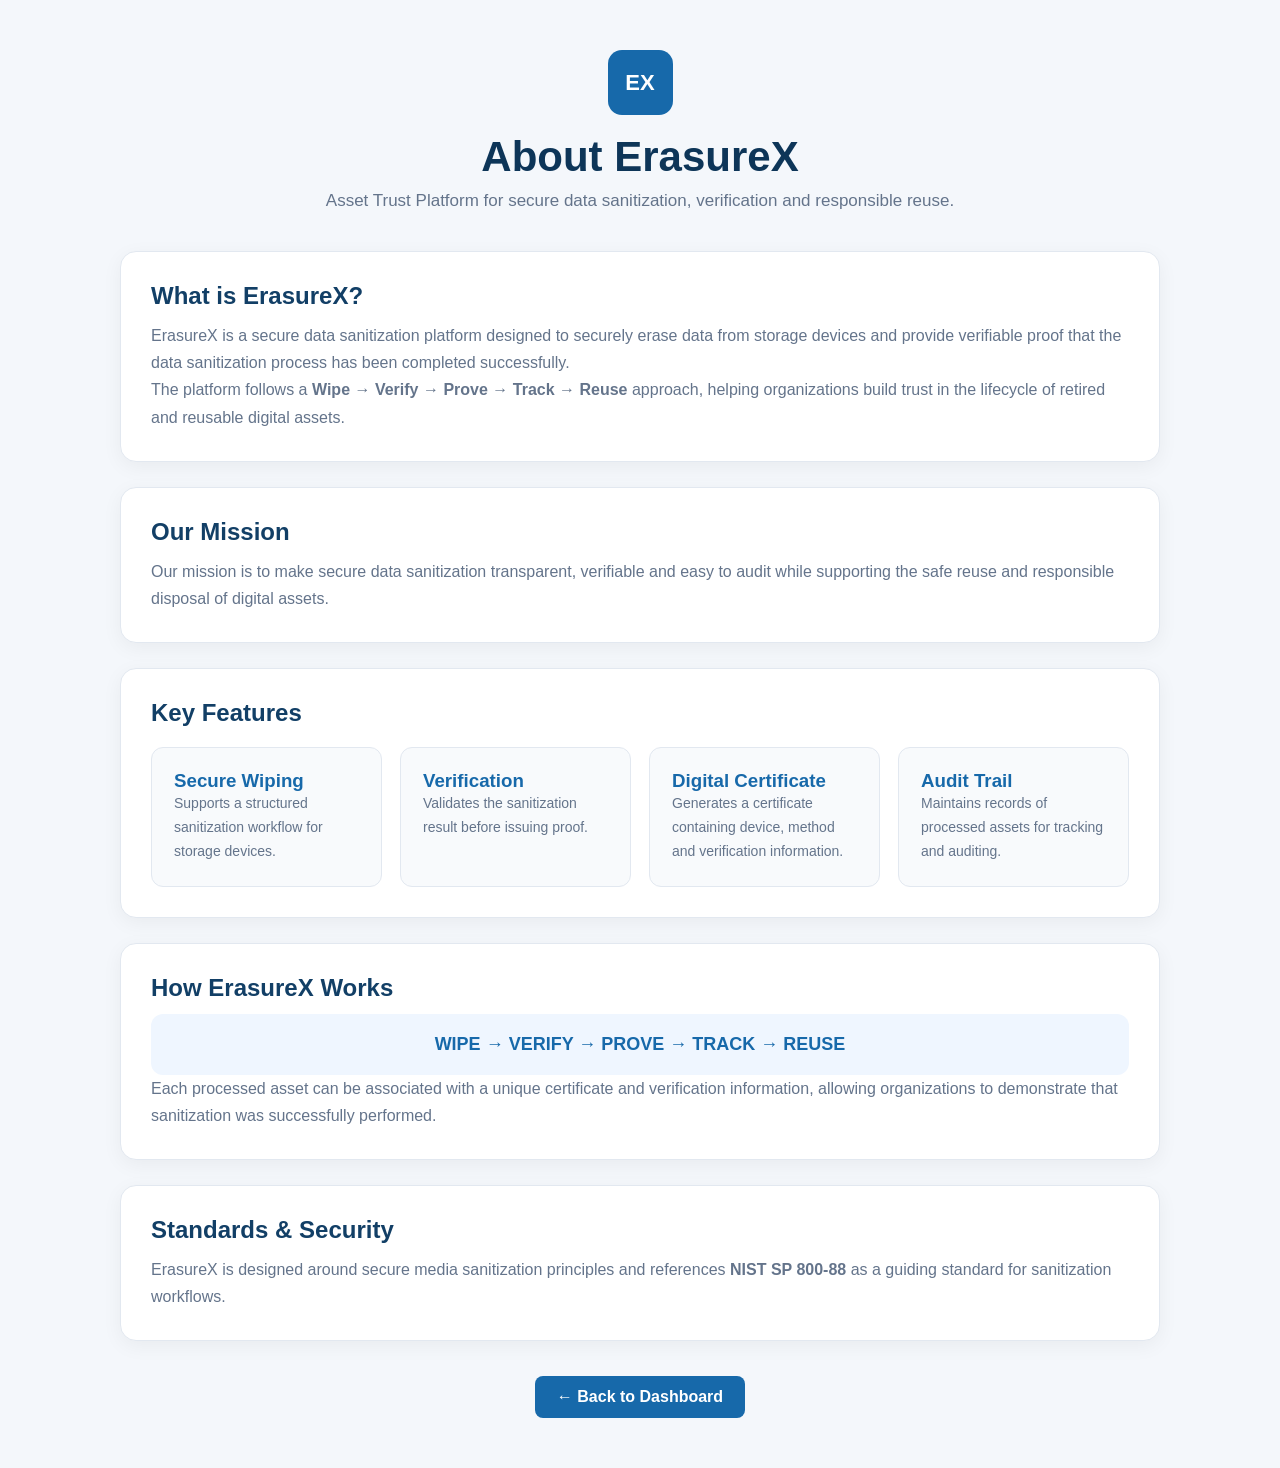
<file: about.html>
<!DOCTYPE html>
<html lang="en">
<head>
    <meta charset="UTF-8">
    <meta name="viewport" content="width=device-width, initial-scale=1.0">

    <title>About Us - ErasureX</title>

    <link rel="stylesheet" href="css/styles.css">

    <style>
        body {
            margin: 0;
            background: #f4f7fb;
            font-family: Arial, sans-serif;
            color: #17395c;
        }

        .about-page {
            max-width: 1100px;
            margin: 0 auto;
            padding: 50px 30px;
        }

        .about-header {
            text-align: center;
            margin-bottom: 40px;
        }

        .about-header h1 {
            font-size: 42px;
            margin-bottom: 10px;
            color: #0d3558;
        }

        .about-header p {
            color: #64748b;
            font-size: 17px;
        }

        .logo {
            width: 65px;
            height: 65px;
            margin: 0 auto 18px;
            display: flex;
            align-items: center;
            justify-content: center;
            background: #1769aa;
            color: white;
            border-radius: 14px;
            font-size: 22px;
            font-weight: bold;
        }

        .card {
            background: white;
            border-radius: 16px;
            padding: 30px;
            margin-bottom: 25px;
            border: 1px solid #e2e8f0;
            box-shadow: 0 5px 20px rgba(0, 0, 0, 0.05);
        }

        .card h2 {
            color: #123f66;
            margin-top: 0;
            margin-bottom: 12px;
        }

        .card p {
            color: #64748b;
            line-height: 1.7;
        }

        .features {
            display: grid;
            grid-template-columns: repeat(4, 1fr);
            gap: 18px;
            margin-top: 20px;
        }

        .feature {
            background: #f8fafc;
            padding: 22px;
            border-radius: 12px;
            border: 1px solid #e2e8f0;
        }

        .feature h3 {
            color: #1769aa;
            margin-top: 0;
        }

        .feature p {
            font-size: 14px;
        }

        .process {
            text-align: center;
            font-size: 18px;
            font-weight: bold;
            color: #1769aa;
            padding: 20px;
            background: #eff6ff;
            border-radius: 12px;
        }

        .back-btn {
            display: inline-block;
            margin-top: 10px;
            padding: 12px 22px;
            background: #1769aa;
            color: white;
            text-decoration: none;
            border-radius: 8px;
            font-weight: bold;
        }

        .back-btn:hover {
            background: #0f4f82;
        }

        @media (max-width: 800px) {
            .features {
                grid-template-columns: repeat(2, 1fr);
            }
        }

        @media (max-width: 500px) {
            .features {
                grid-template-columns: 1fr;
            }

            .about-header h1 {
                font-size: 32px;
            }
        }
    </style>
</head>

<body>

<div class="about-page">

    <div class="about-header">

        <div class="logo">
            EX
        </div>

        <h1>About ErasureX</h1>

        <p>
            Asset Trust Platform for secure data sanitization,
            verification and responsible reuse.
        </p>

    </div>


    <div class="card">

        <h2>What is ErasureX?</h2>

        <p>
            ErasureX is a secure data sanitization platform designed
            to securely erase data from storage devices and provide
            verifiable proof that the data sanitization process has
            been completed successfully.
        </p>

        <p>
            The platform follows a
            <strong>Wipe → Verify → Prove → Track → Reuse</strong>
            approach, helping organizations build trust in the
            lifecycle of retired and reusable digital assets.
        </p>

    </div>


    <div class="card">

        <h2>Our Mission</h2>

        <p>
            Our mission is to make secure data sanitization
            transparent, verifiable and easy to audit while supporting
            the safe reuse and responsible disposal of digital assets.
        </p>

    </div>


    <div class="card">

        <h2>Key Features</h2>

        <div class="features">

            <div class="feature">
                <h3>Secure Wiping</h3>
                <p>
                    Supports a structured sanitization workflow
                    for storage devices.
                </p>
            </div>

            <div class="feature">
                <h3>Verification</h3>
                <p>
                    Validates the sanitization result before
                    issuing proof.
                </p>
            </div>

            <div class="feature">
                <h3>Digital Certificate</h3>
                <p>
                    Generates a certificate containing device,
                    method and verification information.
                </p>
            </div>

            <div class="feature">
                <h3>Audit Trail</h3>
                <p>
                    Maintains records of processed assets for
                    tracking and auditing.
                </p>
            </div>

        </div>

    </div>


    <div class="card">

        <h2>How ErasureX Works</h2>

        <div class="process">
            WIPE → VERIFY → PROVE → TRACK → REUSE
        </div>

        <p>
            Each processed asset can be associated with a unique
            certificate and verification information, allowing
            organizations to demonstrate that sanitization was
            successfully performed.
        </p>

    </div>


    <div class="card">

        <h2>Standards & Security</h2>

        <p>
            ErasureX is designed around secure media sanitization
            principles and references
            <strong>NIST SP 800-88</strong> as a guiding standard
            for sanitization workflows.
        </p>

    </div>


    <div style="text-align:center;">
        <a href="index.html" class="back-btn">
            ← Back to Dashboard
        </a>
    </div>

</div>

</body>
</html>
</file>
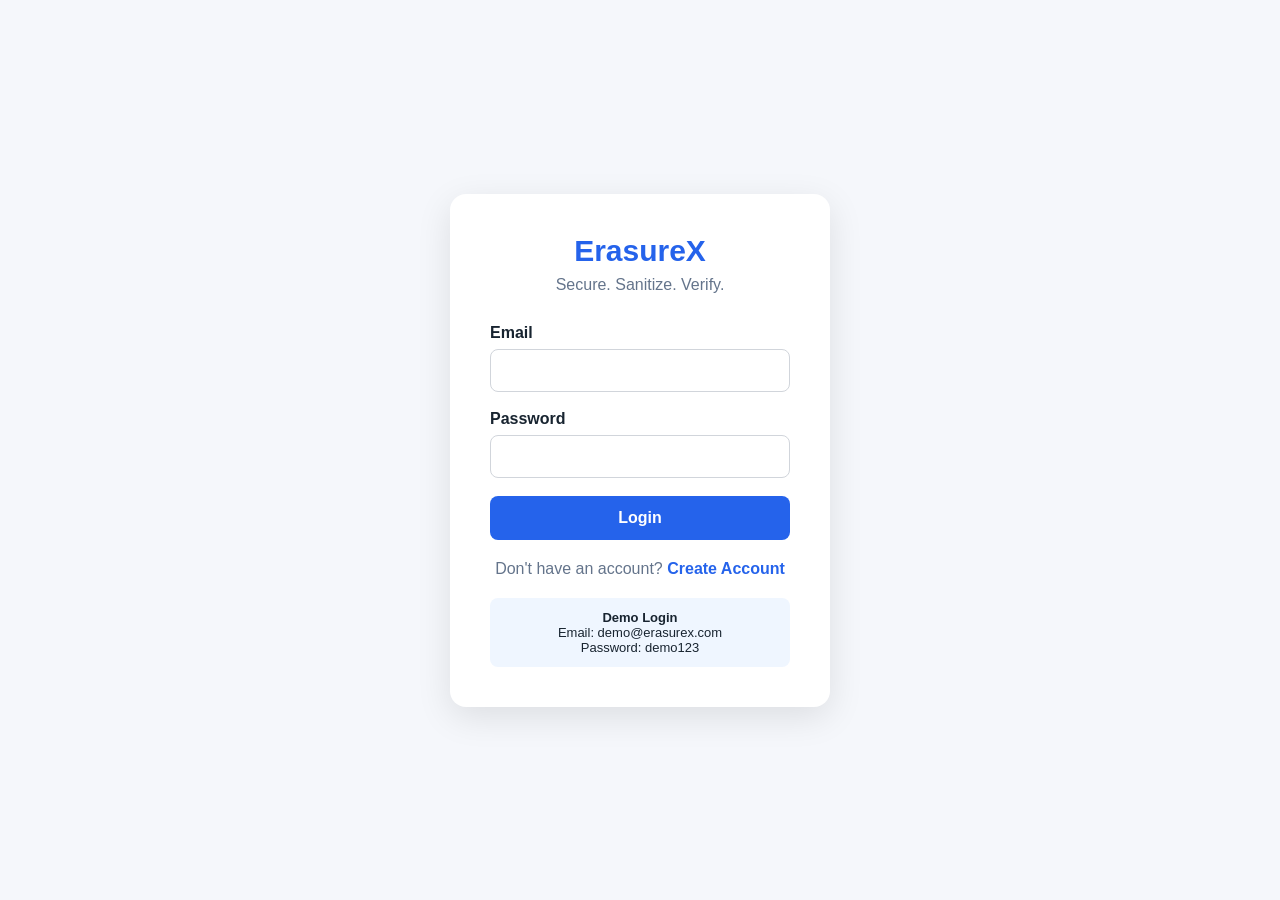
<file: login.html>
<!DOCTYPE html>
<html lang="en">
<head>
    <meta charset="UTF-8">
    <meta name="viewport" content="width=device-width, initial-scale=1.0">
    <title>Login - ErasureX</title>
    <link rel="stylesheet" href="css/styles.css">

    <style>
        body {
            margin: 0;
            min-height: 100vh;
            display: flex;
            align-items: center;
            justify-content: center;
            background: #f5f7fb;
            font-family: Arial, sans-serif;
        }

        .auth-container {
            width: 380px;
            background: white;
            padding: 40px;
            border-radius: 16px;
            box-shadow: 0 10px 35px rgba(0,0,0,0.1);
        }

        .logo {
            text-align: center;
            font-size: 30px;
            font-weight: bold;
            color: #2563eb;
            margin-bottom: 8px;
        }

        .subtitle {
            text-align: center;
            color: #64748b;
            margin-bottom: 30px;
        }

        .form-group {
            margin-bottom: 18px;
        }

        label {
            display: block;
            margin-bottom: 7px;
            font-weight: 600;
        }

        input {
            width: 100%;
            box-sizing: border-box;
            padding: 12px;
            border: 1px solid #d1d5db;
            border-radius: 8px;
            font-size: 15px;
        }

        .login-btn {
            width: 100%;
            padding: 13px;
            border: none;
            border-radius: 8px;
            background: #2563eb;
            color: white;
            font-size: 16px;
            font-weight: bold;
            cursor: pointer;
        }

        .login-btn:hover {
            background: #1d4ed8;
        }

        .register-link {
            text-align: center;
            margin-top: 20px;
            color: #64748b;
        }

        .register-link a {
            color: #2563eb;
            text-decoration: none;
            font-weight: bold;
        }

        .demo {
            margin-top: 20px;
            padding: 12px;
            background: #eff6ff;
            border-radius: 8px;
            font-size: 13px;
            text-align: center;
        }

        #error {
            color: #dc2626;
            text-align: center;
            margin-bottom: 15px;
        }
    </style>
</head>

<body>

<div class="auth-container">

    <div class="logo">ErasureX</div>
    <div class="subtitle">Secure. Sanitize. Verify.</div>

    <div id="error"></div>

    <form id="loginForm">

        <div class="form-group">
            <label>Email</label>
            <input type="email" id="email" required>
        </div>

        <div class="form-group">
            <label>Password</label>
            <input type="password" id="password" required>
        </div>

        <button type="submit" class="login-btn">
            Login
        </button>

    </form>

    <div class="register-link">
        Don't have an account?
        <a href="register.html">Create Account</a>
    </div>

    <div class="demo">
        <strong>Demo Login</strong><br>
        Email: demo@erasurex.com<br>
        Password: demo123
    </div>

</div>

<script>
document.getElementById("loginForm").addEventListener("submit", function(e) {

    e.preventDefault();

    const email = document.getElementById("email").value;
    const password = document.getElementById("password").value;

    const registeredUser = JSON.parse(
        localStorage.getItem("erasurexUser")
    );

    const validDemo =
        email === "demo@erasurex.com" &&
        password === "demo123";

    const validRegistered =
        registeredUser &&
        registeredUser.email === email &&
        registeredUser.password === password;

    if (validDemo || validRegistered) {

        localStorage.setItem("erasurexLoggedIn", "true");

        localStorage.setItem(
            "erasurexCurrentUser",
            email
        );

       window.location.href = "index.html";

    } else {

        document.getElementById("error").textContent =
            "Invalid email or password.";

    }

});
</script>

</body>
</html>
</file>
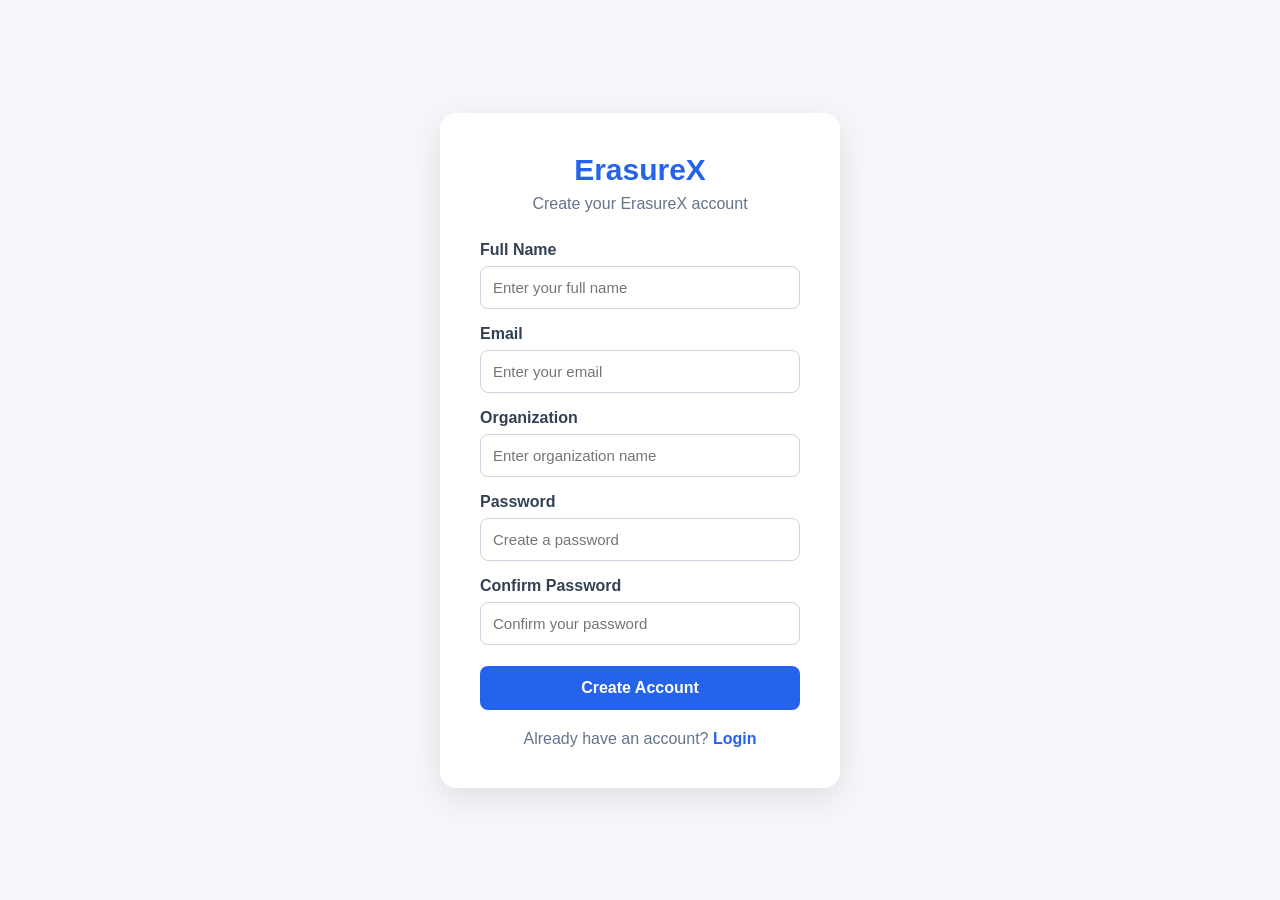
<file: register.html>
<!DOCTYPE html>
<html lang="en">
<head>
    <meta charset="UTF-8">
    <meta name="viewport" content="width=device-width, initial-scale=1.0">

    <title>Register - ErasureX</title>

    <link rel="stylesheet" href="css/styles.css">

    <style>
        body {
            margin: 0;
            min-height: 100vh;
            display: flex;
            justify-content: center;
            align-items: center;
            background: #f5f7fb;
            font-family: Arial, sans-serif;
        }

        .register-container {
            width: 400px;
            background: white;
            padding: 40px;
            border-radius: 16px;
            box-shadow: 0 10px 35px rgba(0, 0, 0, 0.1);
        }

        .logo {
            text-align: center;
            font-size: 30px;
            font-weight: bold;
            color: #2563eb;
            margin-bottom: 8px;
        }

        .subtitle {
            text-align: center;
            color: #64748b;
            margin-bottom: 28px;
        }

        .form-group {
            margin-bottom: 16px;
        }

        label {
            display: block;
            margin-bottom: 7px;
            font-weight: 600;
            color: #334155;
        }

        input {
            width: 100%;
            box-sizing: border-box;
            padding: 12px;
            border: 1px solid #cbd5e1;
            border-radius: 8px;
            font-size: 15px;
            outline: none;
        }

        input:focus {
            border-color: #2563eb;
        }

        .register-btn {
            width: 100%;
            padding: 13px;
            border: none;
            border-radius: 8px;
            background: #2563eb;
            color: white;
            font-size: 16px;
            font-weight: bold;
            cursor: pointer;
            margin-top: 5px;
        }

        .register-btn:hover {
            background: #1d4ed8;
        }

        .login-link {
            text-align: center;
            margin-top: 20px;
            color: #64748b;
        }

        .login-link a {
            color: #2563eb;
            text-decoration: none;
            font-weight: bold;
        }

        #message {
            text-align: center;
            margin-bottom: 15px;
            font-size: 14px;
        }
    </style>
</head>

<body>

<div class="register-container">

    <div class="logo">ErasureX</div>

    <div class="subtitle">
        Create your ErasureX account
    </div>

    <div id="message"></div>

    <form id="registerForm">

        <div class="form-group">
            <label for="name">Full Name</label>
            <input
                type="text"
                id="name"
                placeholder="Enter your full name"
                required
            >
        </div>

        <div class="form-group">
            <label for="email">Email</label>
            <input
                type="email"
                id="email"
                placeholder="Enter your email"
                required
            >
        </div>

        <div class="form-group">
            <label for="organization">Organization</label>
            <input
                type="text"
                id="organization"
                placeholder="Enter organization name"
                required
            >
        </div>

        <div class="form-group">
            <label for="password">Password</label>
            <input
                type="password"
                id="password"
                placeholder="Create a password"
                required
            >
        </div>

        <div class="form-group">
            <label for="confirmPassword">Confirm Password</label>
            <input
                type="password"
                id="confirmPassword"
                placeholder="Confirm your password"
                required
            >
        </div>

        <button type="submit" class="register-btn">
            Create Account
        </button>

    </form>

    <div class="login-link">
        Already have an account?
        <a href="login.html">Login</a>
    </div>

</div>


<script>

document.getElementById("registerForm").addEventListener("submit", function(event) {

    event.preventDefault();

    const name = document.getElementById("name").value.trim();
    const email = document.getElementById("email").value.trim();
    const organization = document.getElementById("organization").value.trim();
    const password = document.getElementById("password").value;
    const confirmPassword = document.getElementById("confirmPassword").value;

    const message = document.getElementById("message");


    // Check password
    if (password !== confirmPassword) {

        message.style.color = "red";
        message.textContent = "Passwords do not match.";

        return;
    }


    // Check if user already exists
    const existingUser = localStorage.getItem("erasurexUser");

    if (existingUser) {

        const user = JSON.parse(existingUser);

        if (user.email === email) {

            message.style.color = "red";
            message.textContent = "An account with this email already exists.";

            return;
        }
    }


    // Create user
    const newUser = {
        name: name,
        email: email,
        organization: organization,
        password: password
    };


    // Store user in browser
    localStorage.setItem(
        "erasurexUser",
        JSON.stringify(newUser)
    );


    // Success message
    message.style.color = "green";
    message.textContent =
        "Account created successfully! Redirecting to login...";


    // Go to login
    setTimeout(function() {

        window.location.href = "login.html";

    }, 1500);

});

</script>

</body>
</html>
</file>
<file: css/styles.css>
:root{
  --blue:#0C447C; --blue-line:#2E7BC7; --blue-deep:#083257; --blue-fill:#EEF6FE;
  --green:#1F5C11; --green-line:#4CA22C; --green-fill:#F0FAEC;
  --red:#8A1F1F; --red-line:#D34A4A; --red-fill:#FDEEEE;
  --amber:#7A4A05; --amber-line:#E0A22B; --amber-fill:#FDF4E3;
  --ink:#182430; --sub:#5B6B7A; --line:#E2E8EF; --bg:#F4F7FB;
  --sidebar:#0B2540; --sidebar-2:#0F3157;
}
*{box-sizing:border-box; margin:0; padding:0;}
body{
  font-family:'Segoe UI',-apple-system,Roboto,Helvetica,Arial,sans-serif;
  background:var(--bg); color:var(--ink);
}
button{font-family:inherit; cursor:pointer;}
input{font-family:inherit;}
.hidden{display:none !important;}

.app{display:flex; min-height:100vh;}

/* SIDEBAR */
.sidebar{
  width:250px; flex:none; background:linear-gradient(180deg,var(--sidebar),var(--sidebar-2));
  color:#fff; padding:24px 18px; display:flex; flex-direction:column;
}
.brand{display:flex; align-items:center; gap:12px; margin-bottom:32px;}
.brand-mark{
  width:40px; height:40px; border-radius:10px; background:linear-gradient(135deg,#2E7BC7,#0C447C);
  display:flex; align-items:center; justify-content:center; font-weight:800; font-size:14px;
  box-shadow:0 0 18px rgba(46,123,199,.5);
}
.brand-name{font-weight:800; font-size:16px; letter-spacing:.5px;}
.brand-sub{font-size:11px; color:#9FB6CE;}

.nav{display:flex; flex-direction:column; gap:4px; flex:1;}
.nav-item{
  display:flex; align-items:center; gap:10px; background:none; border:none; color:#C4D5E6;
  padding:11px 12px; border-radius:9px; font-size:13.5px; font-weight:600; text-align:left;
}
.nav-item:hover{background:rgba(255,255,255,.06); color:#fff;}
.nav-item.active{background:rgba(46,123,199,.25); color:#fff; box-shadow:inset 0 0 0 1px rgba(46,123,199,.5);}

.sidebar-footer{border-top:1px solid rgba(255,255,255,.1); padding-top:16px; margin-top:16px;}
.tagline{font-size:10.5px; font-weight:700; letter-spacing:.6px; color:#8FB2D8; line-height:1.6;}
.offline-badge{
  display:flex; align-items:center; gap:6px; font-size:10.5px; color:#8FE0A0; margin-top:12px; font-weight:600;
}
.pulse-dot{width:7px; height:7px; border-radius:50%; background:#4CA22C; box-shadow:0 0 8px #4CA22C; animation:pulse 1.6s infinite;}
@keyframes pulse{0%,100%{opacity:1;} 50%{opacity:.3;}}

/* MAIN */
.main{flex:1; padding:32px 40px; max-width:1200px;}
.view{display:none;}
.view.active{display:block; animation:fadein .25s ease;}
@keyframes fadein{from{opacity:0; transform:translateY(4px);} to{opacity:1; transform:none;}}

.topbar{display:flex; align-items:flex-start; justify-content:space-between; margin-bottom:24px; gap:16px; flex-wrap:wrap;}
.topbar h1{font-size:24px; font-weight:800; color:var(--blue-deep);}
.muted{color:var(--sub); font-size:13px; margin-top:4px;}
.muted.small{font-size:12px;}

.btn{border-radius:9px; padding:10px 18px; font-size:13px; font-weight:700; border:1px solid var(--line); background:#fff; color:var(--ink);}
.btn.primary{background:linear-gradient(180deg,#2E7BC7,#0C447C); color:#fff; border:none; box-shadow:0 0 16px rgba(46,123,199,.35);}
.btn.ghost{background:#fff; color:var(--blue-deep); border:1px solid var(--blue-line);}
.btn.full{width:100%; margin-top:14px;}
.btn-row{display:flex; gap:10px;}

/* CARDS */
.cards{display:grid; grid-template-columns:repeat(4,1fr); gap:16px; margin-bottom:24px;}
.stat-card{background:#fff; border:1px solid var(--line); border-radius:14px; padding:18px; box-shadow:0 2px 10px -6px rgba(12,68,124,.15);}
.stat-label{font-size:11.5px; font-weight:700; color:var(--sub); text-transform:uppercase; letter-spacing:.4px;}
.stat-value{font-size:30px; font-weight:800; color:var(--blue-deep); margin:6px 0 4px;}
.stat-trend{font-size:11px; color:var(--sub);}
.stat-card.pass .stat-value{color:var(--green);}
.stat-card.fail .stat-value{color:var(--red);}

.grid-2{display:grid; grid-template-columns:1.2fr 1fr; gap:16px;}
.panel{background:#fff; border:1px solid var(--line); border-radius:14px; padding:20px; box-shadow:0 2px 10px -6px rgba(12,68,124,.10);}
.panel h3{font-size:14px; font-weight:800; color:var(--blue-deep); margin-bottom:14px;}

.activity-list{display:flex; flex-direction:column; gap:10px; max-height:260px; overflow:auto;}
.activity-row{display:flex; align-items:center; justify-content:space-between; padding:10px 12px; border:1px solid var(--line); border-radius:10px; font-size:12.5px;}
.activity-row .a-dev{font-weight:700;}
.activity-row .a-meta{color:var(--sub); font-size:11px;}
.badge{padding:3px 9px; border-radius:999px; font-size:10.5px; font-weight:800; letter-spacing:.3px;}
.badge.pass{background:var(--green-fill); color:var(--green); border:1px solid var(--green-line);}
.badge.fail{background:var(--red-fill); color:var(--red); border:1px solid var(--red-line);}

/* EMPTY / LOADING */
.empty-state{text-align:center; padding:60px 20px; color:var(--sub);}
.empty-icon{opacity:.5; margin-bottom:10px; display:flex; justify-content:center;}
.spinner{width:34px; height:34px; border-radius:50%; border:3px solid var(--line); border-top-color:var(--blue-line); margin:0 auto 14px; animation:spin 0.9s linear infinite;}
@keyframes spin{to{transform:rotate(360deg);}}

/* DEVICE GRID */
.device-grid{display:grid; grid-template-columns:repeat(auto-fill,minmax(260px,1fr)); gap:16px;}
.device-card{
  background:#fff; border:1px solid var(--line); border-radius:14px; padding:18px; cursor:pointer;
  transition:.15s; box-shadow:0 2px 10px -6px rgba(12,68,124,.12);
}
.device-card:hover{border-color:var(--blue-line); box-shadow:0 0 18px rgba(46,123,199,.18); transform:translateY(-2px);}
.device-card .d-top{display:flex; align-items:center; gap:12px; margin-bottom:12px;}
.device-icon{
  width:42px; height:42px; border-radius:10px; background:var(--blue-fill); display:flex;
  align-items:center; justify-content:center; color:var(--blue-line); flex:none;
}
.device-card .d-name{font-weight:800; font-size:14px;}
.device-card .d-type{font-size:11px; color:var(--sub);}
.device-meta{display:flex; flex-wrap:wrap; gap:6px; margin-top:4px;}
.device-meta span{background:#F5F8FB; border:1px solid var(--line); border-radius:6px; padding:3px 8px; font-size:10.5px; font-weight:600; color:var(--sub);}

/* DEVICE PROFILE */
.profile-row{display:flex; justify-content:space-between; padding:9px 0; border-bottom:1px dashed var(--line); font-size:12.5px;}
.profile-row:last-child{border-bottom:none;}
.profile-row .k{color:var(--sub); font-weight:600;}
.profile-row .v{font-weight:700;}

.method-card{background:var(--blue-fill); border:1px solid var(--blue-line); border-radius:12px; padding:16px; margin-bottom:6px;}
.method-card .m-name{font-weight:800; color:var(--blue-deep); font-size:14px; margin-bottom:6px;}
.method-card .m-desc{font-size:12px; color:var(--sub); line-height:1.6;}
.method-card ul{margin:10px 0 0 16px; font-size:12px; color:var(--ink); line-height:1.7;}

/* WIPE PROGRESS */
.progress-head{display:flex; justify-content:space-between; font-size:13px; font-weight:700; margin-bottom:10px;}
.progress-track{height:12px; border-radius:999px; background:#EDF2F7; overflow:hidden; margin-bottom:18px;}
.progress-fill{height:100%; width:0%; background:linear-gradient(90deg,#2E7BC7,#0C447C); box-shadow:0 0 12px rgba(46,123,199,.5); transition:width .25s;}
.console{
  background:#0B1220; color:#8FE0A0; font-family:'Consolas','Courier New',monospace; font-size:12px;
  border-radius:10px; padding:16px; height:220px; overflow-y:auto; line-height:1.8;
}
.console .line{opacity:0; animation:appear .3s forwards;}
.console .line.warn{color:#E0A22B;}
@keyframes appear{to{opacity:1;}}

/* RESULT */
.result-panel{text-align:center; padding:50px 20px;}
.result-icon{width:76px; height:76px; border-radius:50%; margin:0 auto 18px; display:flex; align-items:center; justify-content:center;}
.result-icon.pass{background:var(--green-fill); color:var(--green); box-shadow:0 0 30px rgba(76,162,44,.35);}
.result-icon.fail{background:var(--red-fill); color:var(--red); box-shadow:0 0 30px rgba(211,74,74,.35);}
.result-title{font-size:20px; font-weight:800; margin-bottom:6px;}
.result-title.pass{color:var(--green);}
.result-title.fail{color:var(--red);}
.result-sub{color:var(--sub); font-size:13px; margin-bottom:22px;}
.no-proof-tag{
  display:inline-block; background:linear-gradient(90deg,var(--red-line),#B23A3A); color:#fff; font-weight:800;
  font-size:12px; padding:8px 16px; border-radius:8px; letter-spacing:.4px; margin-bottom:16px;
}

/* CERTIFICATE */
.certificate{
  max-width:760px; margin:0 auto; background:#fff; border:1.5px solid var(--blue-line); border-radius:18px;
  padding:34px 40px; box-shadow:0 0 40px rgba(46,123,199,.15);
}
.cert-head{text-align:center; border-bottom:2px solid var(--blue-fill); padding-bottom:18px; margin-bottom:20px;}
.cert-head .cx-title{font-size:26px; font-weight:800; color:var(--blue-deep); letter-spacing:2px;}
.cert-head .cx-sub{font-size:12px; color:var(--sub); margin-top:4px; font-weight:600;}
.cert-body{display:grid; grid-template-columns:1fr 160px; gap:24px;}
.cert-field{display:flex; justify-content:space-between; padding:8px 0; border-bottom:1px dashed var(--line); font-size:12.5px;}
.cert-field .k{color:var(--sub); font-weight:600;}
.cert-field .v{font-weight:800; text-align:right;}
.cert-hash{font-family:monospace; font-size:10.5px; word-break:break-all; color:var(--blue-deep);}
.cert-qr{display:flex; flex-direction:column; align-items:center; gap:8px;}
.cert-qr canvas{border:1px solid var(--line); border-radius:8px;}
.cert-qr .qr-label{font-size:10px; color:var(--sub); text-align:center; font-weight:700;}
.cert-status{text-align:center; margin-top:20px; padding:12px; border-radius:10px; font-weight:800; font-size:13px; letter-spacing:.5px;}
.cert-status.pass{background:var(--green-fill); color:var(--green); border:1px solid var(--green-line);}

/* TABLE */
.table{width:100%; border-collapse:collapse; font-size:12.5px;}
.table th{text-align:left; padding:10px 12px; color:var(--sub); font-weight:700; border-bottom:2px solid var(--line); font-size:11px; text-transform:uppercase; letter-spacing:.3px;}
.table td{padding:11px 12px; border-bottom:1px solid var(--line);}
.table tr:hover td{background:#FAFBFC;}
.link-btn{background:none; border:none; color:var(--blue-line); font-weight:700; font-size:12px; cursor:pointer;}

/* VERIFY */
.verify-panel{max-width:520px; margin:0 auto; text-align:center; padding:36px;}
.field-label{display:block; font-size:12px; font-weight:700; color:var(--sub); margin-bottom:8px; text-align:left;}
.verify-row{display:flex; gap:10px;}
.verify-row input{flex:1; padding:12px 14px; border-radius:10px; border:1px solid var(--line); font-size:13px;}
.verify-row input:focus{outline:none; border-color:var(--blue-line); box-shadow:0 0 0 3px rgba(46,123,199,.15);}
#verify-result{margin-top:20px; text-align:left;}

@media (max-width:900px){
  .app{flex-direction:column;}
  .sidebar{width:100%; flex-direction:row; align-items:center; padding:14px 18px;}
  .nav{flex-direction:row; overflow-x:auto;}
  .sidebar-footer{display:none;}
  .cards{grid-template-columns:1fr 1fr;}
  .grid-2{grid-template-columns:1fr;}
  .cert-body{grid-template-columns:1fr;}
  .main{padding:20px;}
}
</file>
